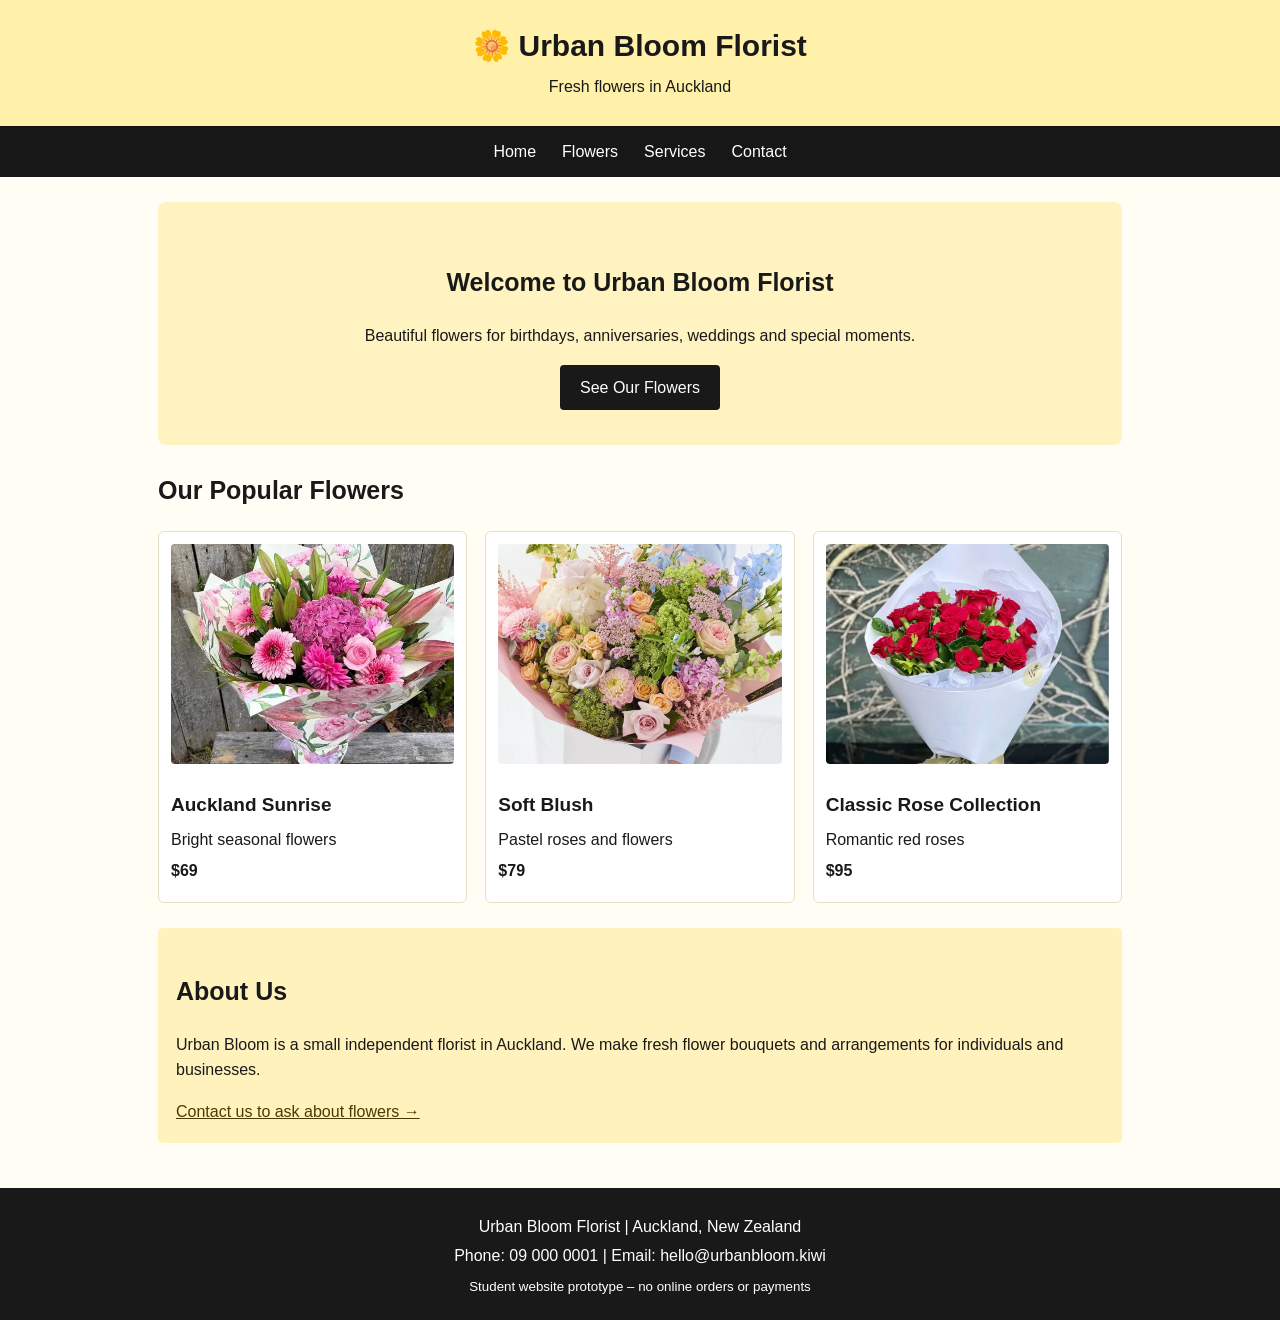
<file: Urban_Bloom_Website/index.html>
<!DOCTYPE html><html lang="en"><head><meta charset="UTF-8"><meta name="viewport" content="width=device-width, initial-scale=1"><title>Home - Urban Bloom Florist</title><link rel="stylesheet" href="style.css"></head><body><header><h1>🌼 Urban Bloom Florist</h1><p>Fresh flowers in Auckland</p></header><nav><a href="index.html">Home</a><a href="flowers.html">Flowers</a><a href="services.html">Services</a><a href="contact.html">Contact</a></nav><main><section class="welcome"><h2>Welcome to Urban Bloom Florist</h2><p>Beautiful flowers for birthdays, anniversaries, weddings and special moments.</p><a class="button" href="flowers.html">See Our Flowers</a></section><h2>Our Popular Flowers</h2><div class="cards"><article><img src="images/flower-2.webp" alt="Pink mixed bouquet"><h3>Auckland Sunrise</h3><p>Bright seasonal flowers</p><p><strong>$69</strong></p></article><article><img src="images/flower-3.webp" alt="Soft pastel bouquet"><h3>Soft Blush</h3><p>Pastel roses and flowers</p><p><strong>$79</strong></p></article><article><img src="images/flower-8.webp" alt="Red roses bouquet"><h3>Classic Rose Collection</h3><p>Romantic red roses</p><p><strong>$95</strong></p></article></div><section class="notice"><h2>About Us</h2><p>Urban Bloom is a small independent florist in Auckland. We make fresh flower bouquets and arrangements for individuals and businesses.</p><a href="contact.html">Contact us to ask about flowers →</a></section></main><footer><p>Urban Bloom Florist | Auckland, New Zealand</p><p>Phone: 09 000 0001 | Email: hello@urbanbloom.kiwi</p><small>Student website prototype – no online orders or payments</small></footer><script src="script.js"></script></body></html>
</file>
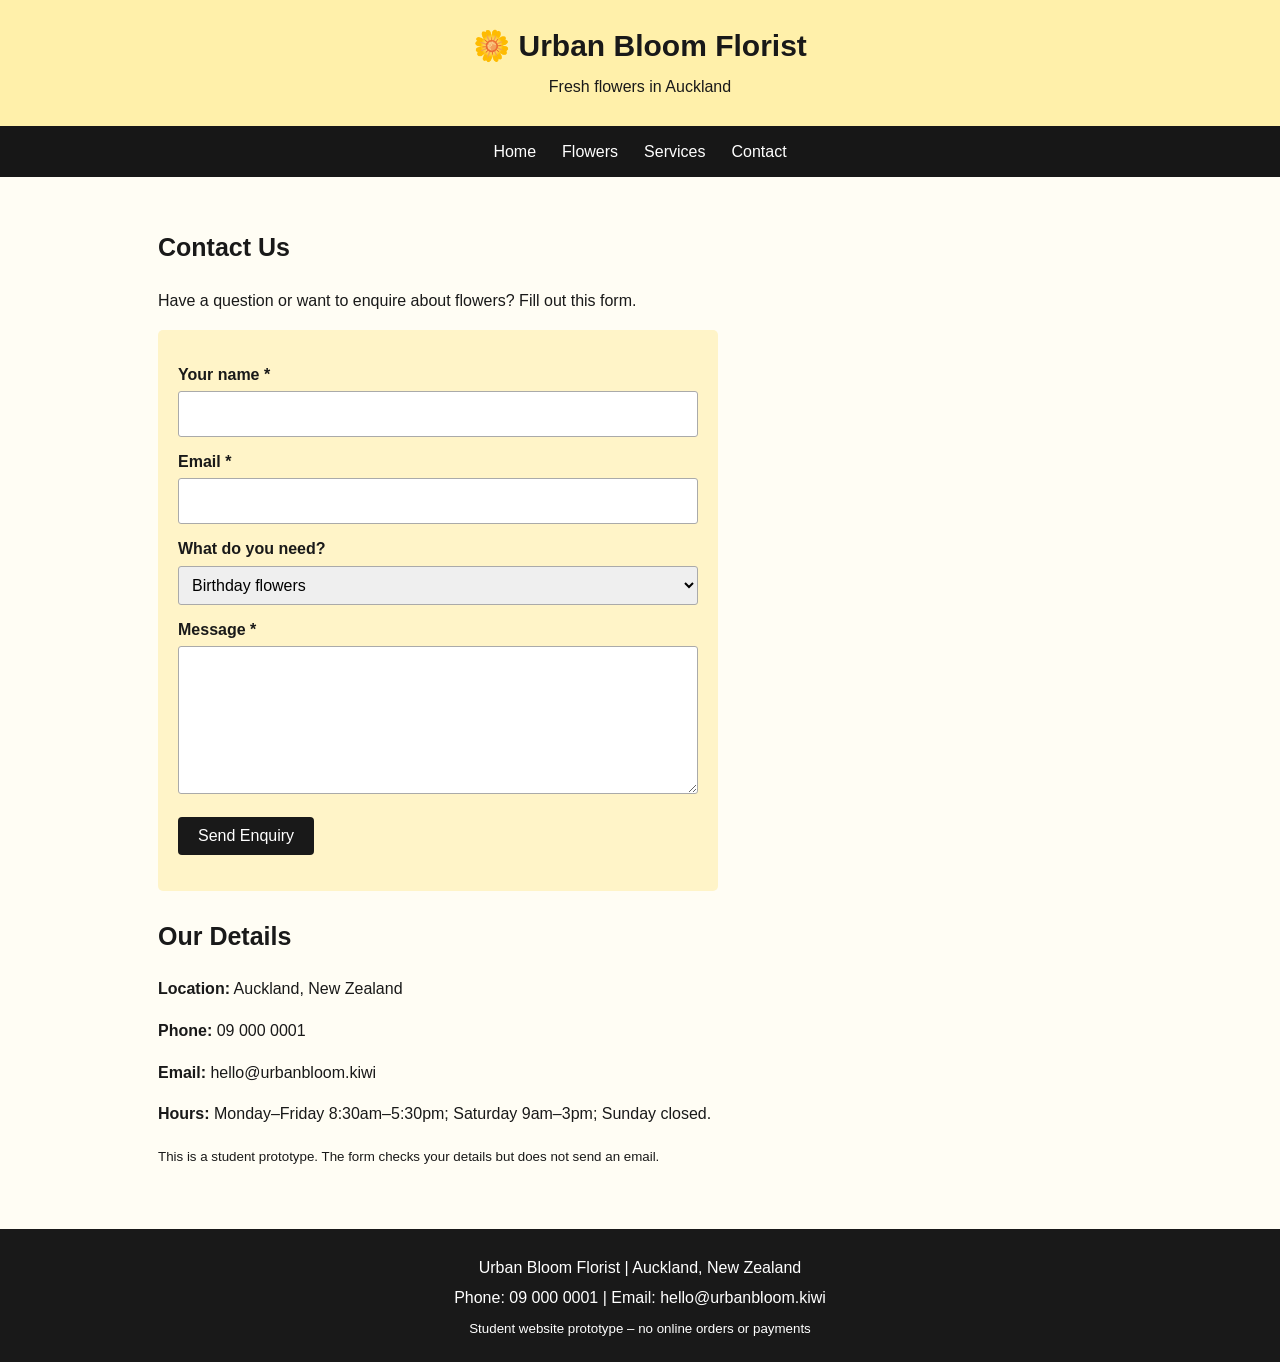
<file: Urban_Bloom_Website/contact.html>
<!DOCTYPE html><html lang="en"><head><meta charset="UTF-8"><meta name="viewport" content="width=device-width, initial-scale=1"><title>Contact - Urban Bloom Florist</title><link rel="stylesheet" href="style.css"></head><body><header><h1>🌼 Urban Bloom Florist</h1><p>Fresh flowers in Auckland</p></header><nav><a href="index.html">Home</a><a href="flowers.html">Flowers</a><a href="services.html">Services</a><a href="contact.html">Contact</a></nav><main><h2>Contact Us</h2><p>Have a question or want to enquire about flowers? Fill out this form.</p><form id="enquiry"><label for="name">Your name *</label><input id="name" name="name" required><label for="email">Email *</label><input id="email" name="email" type="email" required><label for="occasion">What do you need?</label><select id="occasion" name="occasion"><option>Birthday flowers</option><option>Anniversary flowers</option><option>Sympathy flowers</option><option>Wedding or event</option><option>Corporate flowers</option><option>Other</option></select><label for="message">Message *</label><textarea id="message" name="message" rows="5" required></textarea><button type="submit">Send Enquiry</button><p id="formMessage" role="status"></p></form><h2>Our Details</h2><p><strong>Location:</strong> Auckland, New Zealand</p><p><strong>Phone:</strong> 09 000 0001</p><p><strong>Email:</strong> hello@urbanbloom.kiwi</p><p><strong>Hours:</strong> Monday–Friday 8:30am–5:30pm; Saturday 9am–3pm; Sunday closed.</p><p><small>This is a student prototype. The form checks your details but does not send an email.</small></p></main><footer><p>Urban Bloom Florist | Auckland, New Zealand</p><p>Phone: 09 000 0001 | Email: hello@urbanbloom.kiwi</p><small>Student website prototype – no online orders or payments</small></footer><script src="script.js"></script></body></html>
</file>
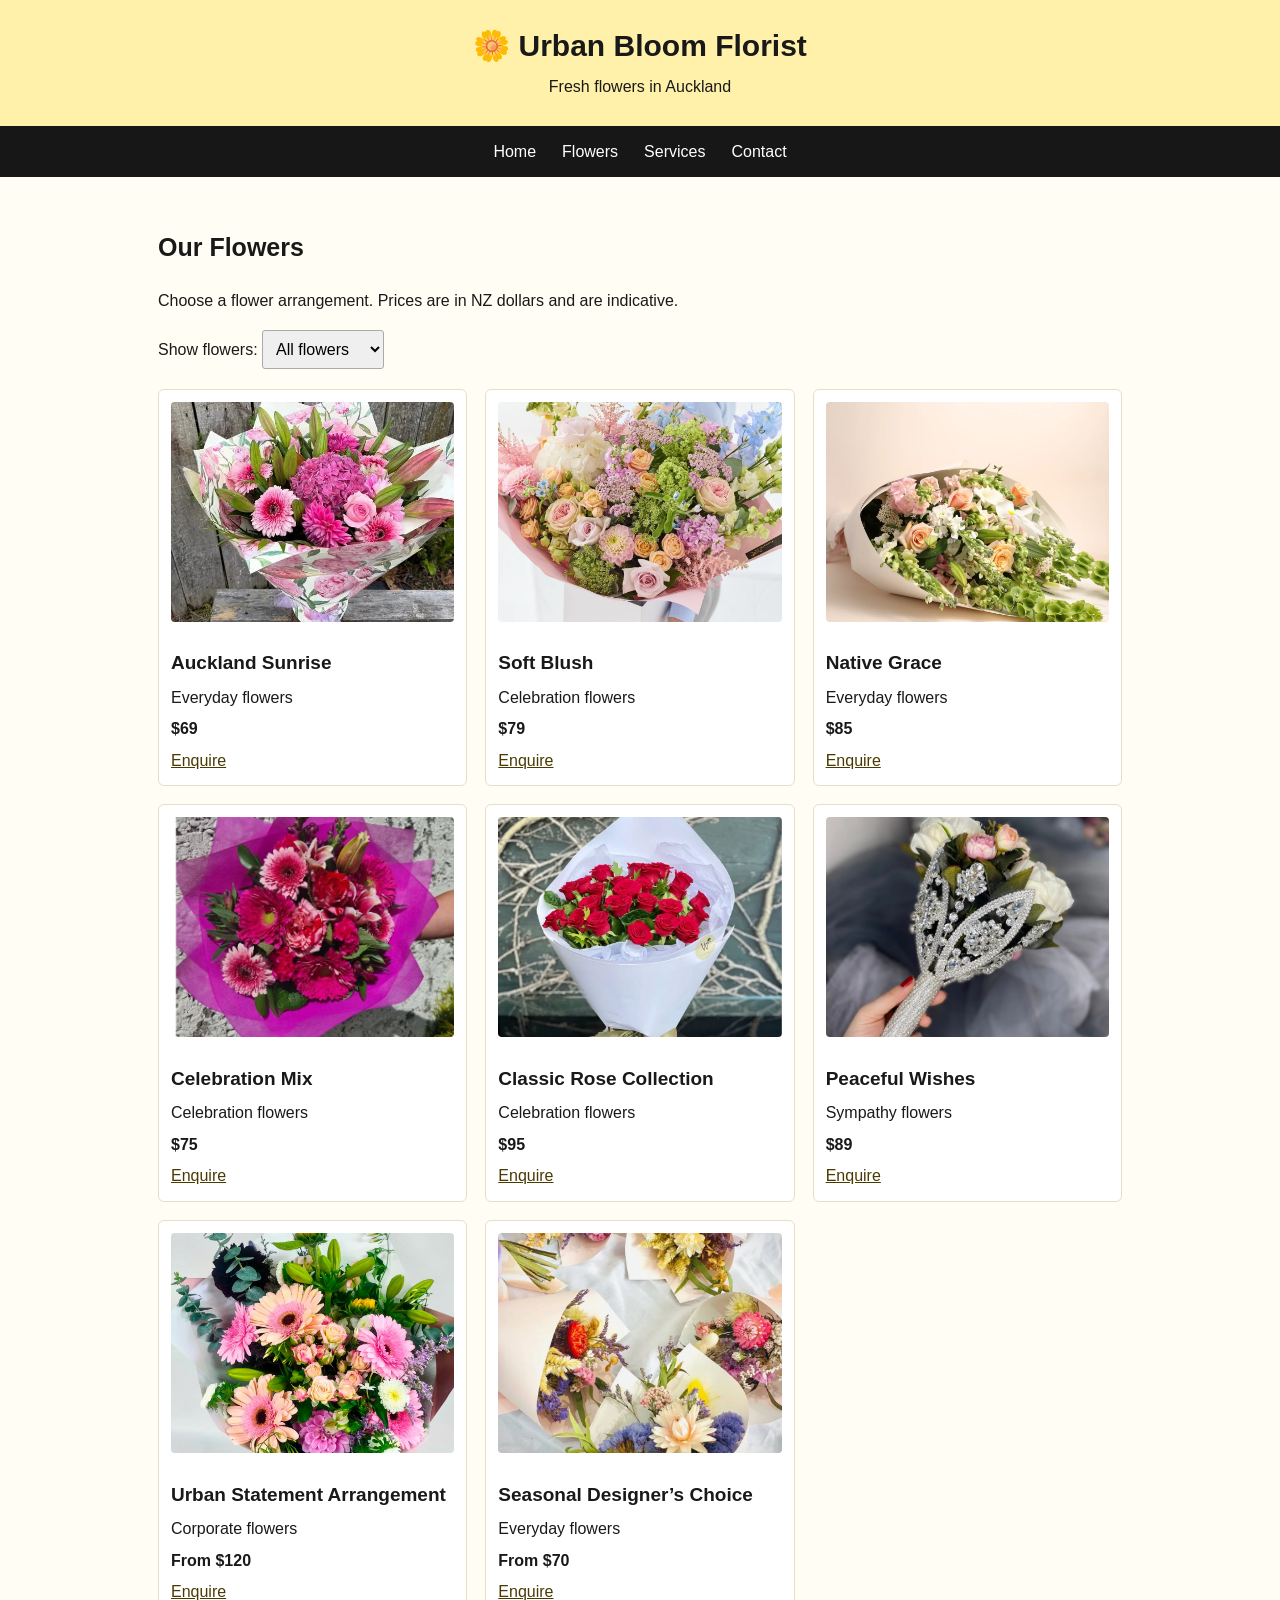
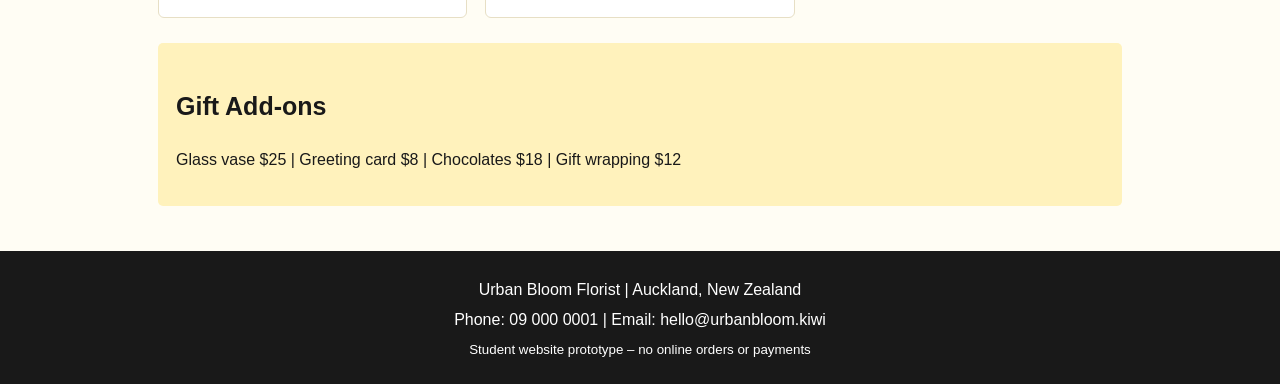
<file: Urban_Bloom_Website/flowers.html>
<!DOCTYPE html><html lang="en"><head><meta charset="UTF-8"><meta name="viewport" content="width=device-width, initial-scale=1"><title>Flowers - Urban Bloom Florist</title><link rel="stylesheet" href="style.css"></head><body><header><h1>🌼 Urban Bloom Florist</h1><p>Fresh flowers in Auckland</p></header><nav><a href="index.html">Home</a><a href="flowers.html">Flowers</a><a href="services.html">Services</a><a href="contact.html">Contact</a></nav><main><h2>Our Flowers</h2><p>Choose a flower arrangement. Prices are in NZ dollars and are indicative.</p><label for="category">Show flowers:</label> <select id="category"><option value="All">All flowers</option><option value="Everyday">Everyday</option><option value="Celebration">Celebration</option><option value="Sympathy">Sympathy</option><option value="Corporate">Corporate</option></select><div class="cards" id="products"><article class="product" data-category="Everyday"><img src="images/flower-2.webp" alt="Flower bouquet representing Auckland Sunrise"><h3>Auckland Sunrise</h3><p>Everyday flowers</p><p><strong>$69</strong></p><a href="contact.html">Enquire</a></article><article class="product" data-category="Celebration"><img src="images/flower-3.webp" alt="Flower bouquet representing Soft Blush"><h3>Soft Blush</h3><p>Celebration flowers</p><p><strong>$79</strong></p><a href="contact.html">Enquire</a></article><article class="product" data-category="Everyday"><img src="images/flower-6.webp" alt="Flower bouquet representing Native Grace"><h3>Native Grace</h3><p>Everyday flowers</p><p><strong>$85</strong></p><a href="contact.html">Enquire</a></article><article class="product" data-category="Celebration"><img src="images/flower-5.webp" alt="Flower bouquet representing Celebration Mix"><h3>Celebration Mix</h3><p>Celebration flowers</p><p><strong>$75</strong></p><a href="contact.html">Enquire</a></article><article class="product" data-category="Celebration"><img src="images/flower-8.webp" alt="Flower bouquet representing Classic Rose Collection"><h3>Classic Rose Collection</h3><p>Celebration flowers</p><p><strong>$95</strong></p><a href="contact.html">Enquire</a></article><article class="product" data-category="Sympathy"><img src="images/flower-1.webp" alt="Flower bouquet representing Peaceful Wishes"><h3>Peaceful Wishes</h3><p>Sympathy flowers</p><p><strong>$89</strong></p><a href="contact.html">Enquire</a></article><article class="product" data-category="Corporate"><img src="images/flower-4.webp" alt="Flower bouquet representing Urban Statement Arrangement"><h3>Urban Statement Arrangement</h3><p>Corporate flowers</p><p><strong>From $120</strong></p><a href="contact.html">Enquire</a></article><article class="product" data-category="Everyday"><img src="images/flower-7.webp" alt="Flower bouquet representing Seasonal Designer’s Choice"><h3>Seasonal Designer’s Choice</h3><p>Everyday flowers</p><p><strong>From $70</strong></p><a href="contact.html">Enquire</a></article></div><section class="notice"><h2>Gift Add-ons</h2><p>Glass vase $25 | Greeting card $8 | Chocolates $18 | Gift wrapping $12</p></section></main><footer><p>Urban Bloom Florist | Auckland, New Zealand</p><p>Phone: 09 000 0001 | Email: hello@urbanbloom.kiwi</p><small>Student website prototype – no online orders or payments</small></footer><script src="script.js"></script></body></html>
</file>
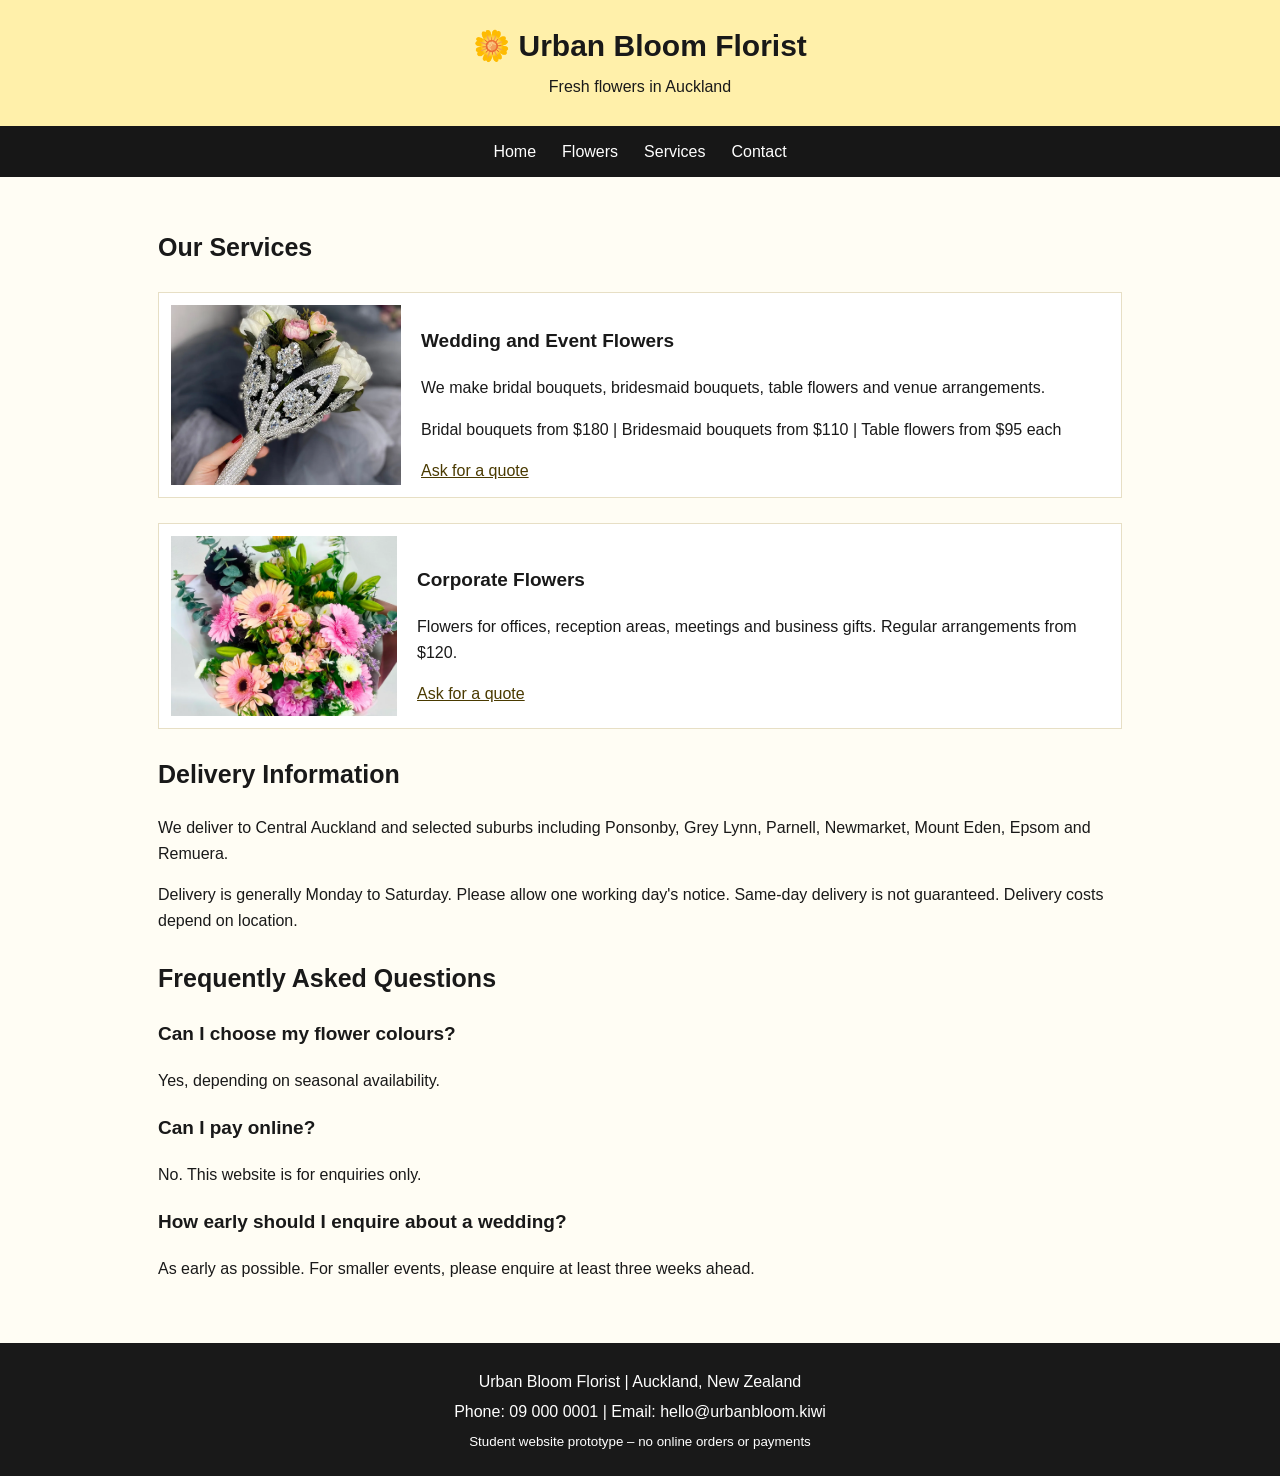
<file: Urban_Bloom_Website/services.html>
<!DOCTYPE html><html lang="en"><head><meta charset="UTF-8"><meta name="viewport" content="width=device-width, initial-scale=1"><title>Services - Urban Bloom Florist</title><link rel="stylesheet" href="style.css"></head><body><header><h1>🌼 Urban Bloom Florist</h1><p>Fresh flowers in Auckland</p></header><nav><a href="index.html">Home</a><a href="flowers.html">Flowers</a><a href="services.html">Services</a><a href="contact.html">Contact</a></nav><main><h2>Our Services</h2><div class="service"><img src="images/flower-1.webp" alt="Wedding bouquet"><div><h3>Wedding and Event Flowers</h3><p>We make bridal bouquets, bridesmaid bouquets, table flowers and venue arrangements.</p><p>Bridal bouquets from $180 | Bridesmaid bouquets from $110 | Table flowers from $95 each</p><a href="contact.html">Ask for a quote</a></div></div><div class="service"><img src="images/flower-4.webp" alt="Colourful flower arrangement"><div><h3>Corporate Flowers</h3><p>Flowers for offices, reception areas, meetings and business gifts. Regular arrangements from $120.</p><a href="contact.html">Ask for a quote</a></div></div><h2>Delivery Information</h2><p>We deliver to Central Auckland and selected suburbs including Ponsonby, Grey Lynn, Parnell, Newmarket, Mount Eden, Epsom and Remuera.</p><p>Delivery is generally Monday to Saturday. Please allow one working day's notice. Same-day delivery is not guaranteed. Delivery costs depend on location.</p><h2>Frequently Asked Questions</h2><h3>Can I choose my flower colours?</h3><p>Yes, depending on seasonal availability.</p><h3>Can I pay online?</h3><p>No. This website is for enquiries only.</p><h3>How early should I enquire about a wedding?</h3><p>As early as possible. For smaller events, please enquire at least three weeks ahead.</p></main><footer><p>Urban Bloom Florist | Auckland, New Zealand</p><p>Phone: 09 000 0001 | Email: hello@urbanbloom.kiwi</p><small>Student website prototype – no online orders or payments</small></footer><script src="script.js"></script></body></html>
</file>
<file: Urban_Bloom_Website/style.css>
/* Beginner CSS: basic colours, spacing and responsive cards */
* { box-sizing: border-box; }
body { margin: 0; font-family: Arial, sans-serif; color: #191919; background: #fffdf4; line-height: 1.6; }
header { background: #fff0aa; text-align: center; padding: 22px 10px; }
header h1 { margin: 0; font-size: 30px; }
header p { margin: 4px; }
nav { background: #171717; text-align: center; padding: 13px; }
nav a { color: white; text-decoration: none; margin: 0 13px; }
nav a:hover { color: #ffe58c; text-decoration: underline; }
main { max-width: 1000px; margin: auto; padding: 25px 18px 45px; min-height: 55vh; }
h2 { font-size: 25px; margin-top: 25px; }
h3 { font-size: 19px; }
.welcome { background: #fff3c1; text-align: center; padding: 35px 15px; border-radius: 8px; }
.button, button { display: inline-block; background: #191919; color: white; padding: 10px 20px; border: 0; border-radius: 4px; text-decoration: none; cursor: pointer; font-size: 16px; }
.button:hover, button:hover { background: #4c401e; }
.cards { display: grid; grid-template-columns: repeat(3, 1fr); gap: 18px; margin: 20px 0; }
article { background: white; border: 1px solid #e7dfc5; padding: 12px; border-radius: 6px; }
article img { width: 100%; height: 220px; object-fit: cover; border-radius: 4px; }
article h3 { margin-bottom: 3px; }
article p { margin: 6px 0; }
a { color: #4a3a00; }
.notice { background: #fff2bc; padding: 18px; margin-top: 25px; border-radius: 5px; }
.service { display: flex; gap: 20px; margin: 25px 0; align-items: center; background: white; padding: 12px; border: 1px solid #e7dfc5; }
.service img { width: 230px; height: 180px; object-fit: cover; }
form { max-width: 560px; background: #fff4c8; padding: 20px; border-radius: 5px; }
form label { display: block; margin: 12px 0 4px; font-weight: bold; }
input, textarea, select { font: inherit; padding: 9px; border: 1px solid #aaa; border-radius: 3px; }
form input, form textarea, form select { width: 100%; }
form button { margin-top: 15px; }
footer { background: #191919; color: white; text-align: center; padding: 22px 10px; }
footer p { margin: 4px; }
@media (max-width: 650px) { .cards { grid-template-columns: 1fr; } nav a { margin: 0 6px; font-size: 14px; } header h1 { font-size: 24px; } .service { display: block; } .service img { width: 100%; } }
</file>
